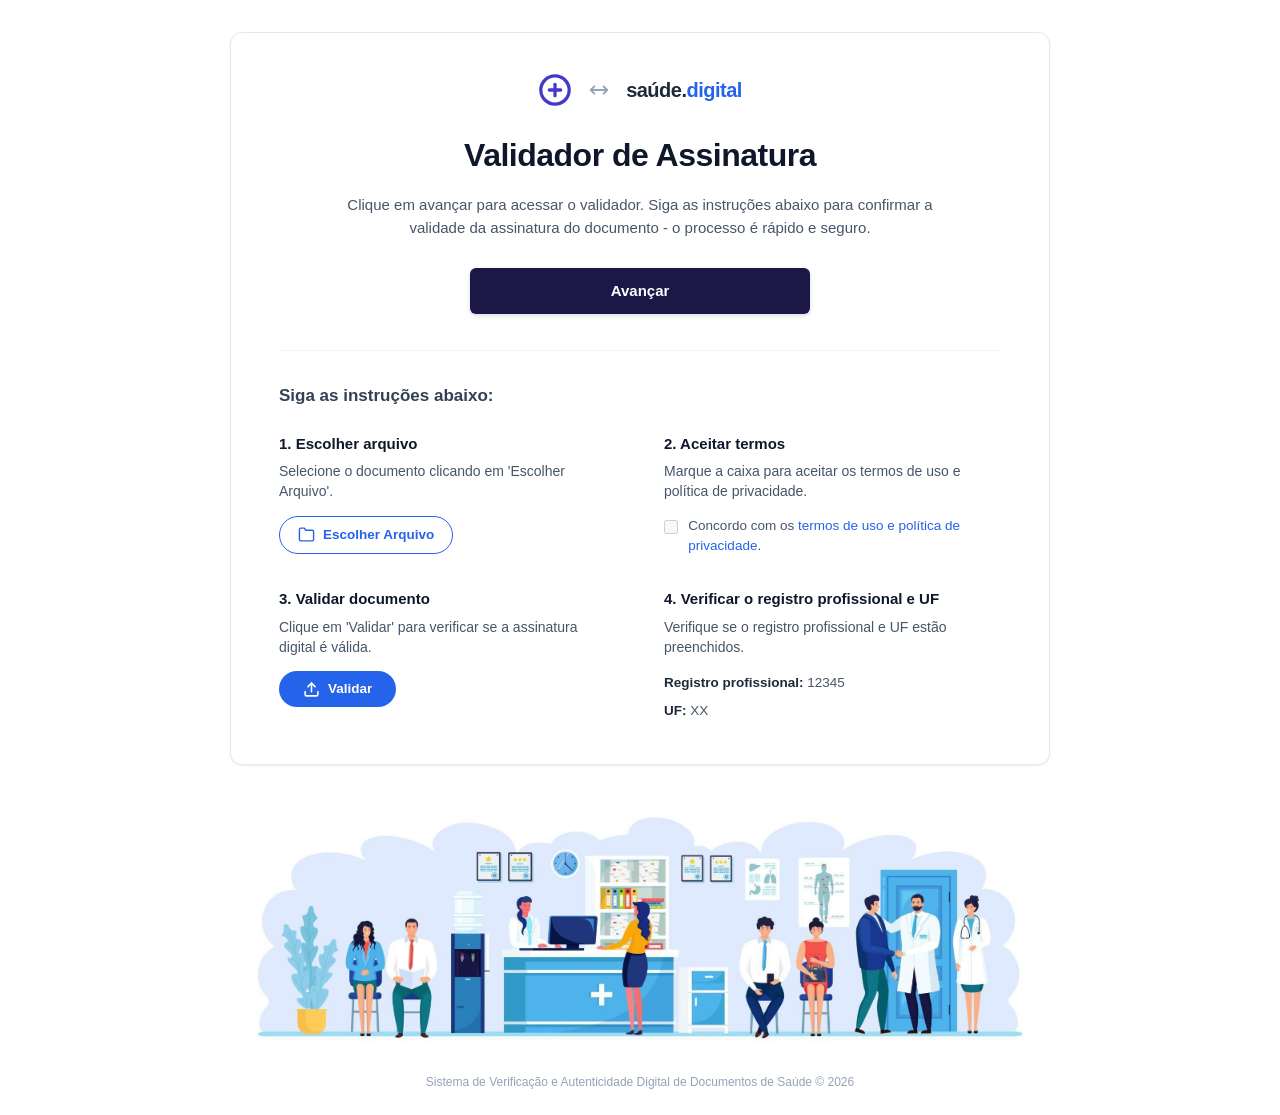
<file: index.html>
<!DOCTYPE html>
<html lang="pt-BR">
<head>
  <meta charset="UTF-8" />
  <meta name="viewport" content="width=device-width, initial-scale=1.0" />
  <title>Validador de Assinatura</title>
  <link rel="icon" type="image/svg+xml" href="assets/favicon.svg" />
  <link rel="stylesheet" href="assets/style.css" />
</head>
<body>

  <main class="page-container">
    <div class="main-card">
      
      <!-- Top Branding (Sem referências ao governo federal) -->
      <header class="brand-header">
        <div class="brand-logo-icon" title="Validador Clínico">
          <svg width="34" height="34" viewBox="0 0 24 24" fill="none" stroke="#4338ca" stroke-width="2.3" stroke-linecap="round" stroke-linejoin="round">
            <circle cx="12" cy="12" r="10"></circle>
            <line x1="12" y1="8" x2="12" y2="16"></line>
            <line x1="8" y1="12" x2="16" y2="12"></line>
          </svg>
        </div>
        <div class="brand-transfer-icon">
          <svg width="22" height="22" viewBox="0 0 24 24" fill="none" stroke="currentColor" stroke-width="2" stroke-linecap="round" stroke-linejoin="round">
            <path d="M7 16l-4-4m0 0l4-4m-4 4h18m-4 4l4-4m0 0l-4-4"/>
          </svg>
        </div>
        <div class="brand-badge">
          <span>saúde.</span><span class="sub">digital</span>
        </div>
      </header>

      <!-- Main Header -->
      <h1 class="hero-title">Validador de Assinatura</h1>
      <p class="hero-subtitle">
        Clique em avançar para acessar o validador. Siga as instruções abaixo para confirmar a validade da assinatura do documento - o processo é rápido e seguro.
      </p>

      <!-- Botão Único Clicável da Tela Inicial -->
      <a href="validar.html" id="btn-hero-advance" class="btn-advance">Avançar</a>

      <!-- Instruções visuais estáticas (não clicáveis, apenas guia) -->
      <section class="instructions-section">
        <h2 class="instructions-heading">Siga as instruções abaixo:</h2>

        <div class="instructions-grid" style="pointer-events: none; user-select: none;">
          
          <!-- Passo 1 -->
          <div class="instruction-step">
            <h3>1. Escolher arquivo</h3>
            <p>Selecione o documento clicando em 'Escolher Arquivo'.</p>
            <div class="btn-outline-pill" style="cursor: default; pointer-events: none;">
              <svg width="17" height="17" viewBox="0 0 24 24" fill="none" stroke="currentColor" stroke-width="2" stroke-linecap="round" stroke-linejoin="round">
                <path d="M22 19a2 2 0 0 1-2 2H4a2 2 0 0 1-2-2V5a2 2 0 0 1 2-2h5l2 3h9a2 2 0 0 1 2 2z"></path>
              </svg>
              Escolher Arquivo
            </div>
          </div>

          <!-- Passo 2 -->
          <div class="instruction-step">
            <h3>2. Aceitar termos</h3>
            <p>Marque a caixa para aceitar os termos de uso e política de privacidade.</p>
            <label class="terms-wrapper" style="cursor: default;">
              <input type="checkbox" disabled style="cursor: default;" />
              <span>Concordo com os <span style="color: var(--accent-blue);">termos de uso e política de privacidade</span>.</span>
            </label>
          </div>

          <!-- Passo 3 -->
          <div class="instruction-step">
            <h3>3. Validar documento</h3>
            <p>Clique em 'Validar' para verificar se a assinatura digital é válida.</p>
            <div class="btn-solid-pill" style="cursor: default; pointer-events: none;">
              <svg width="17" height="17" viewBox="0 0 24 24" fill="none" stroke="currentColor" stroke-width="2.2" stroke-linecap="round" stroke-linejoin="round">
                <path d="M21 15v4a2 2 0 0 1-2 2H5a2 2 0 0 1-2-2v-4"></path>
                <polyline points="17 8 12 3 7 8"></polyline>
                <line x1="12" y1="3" x2="12" y2="15"></line>
              </svg>
              Validar
            </div>
          </div>

          <!-- Passo 4 -->
          <div class="instruction-step">
            <h3>4. Verificar o registro profissional e UF</h3>
            <p>Verifique se o registro profissional e UF estão preenchidos.</p>
            <div class="step-meta-info">
              <div><strong>Registro profissional:</strong> 12345</div>
              <div style="margin-top: 4px;"><strong>UF:</strong> XX</div>
            </div>
          </div>

        </div>
      </section>

    </div>

    <!-- Rodapé com a Ilustração da Clínica -->
    <footer class="page-footer">
      <img 
        src="assets/footer-clinic.png" 
        alt="Ilustração consultório médico e atendimento clínico" 
        class="footer-illustration"
      />
      <div class="footer-copyright">
        Sistema de Verificação e Autenticidade Digital de Documentos de Saúde &copy; 2026
      </div>
    </footer>
  </main>

</body>
</html>
</file>
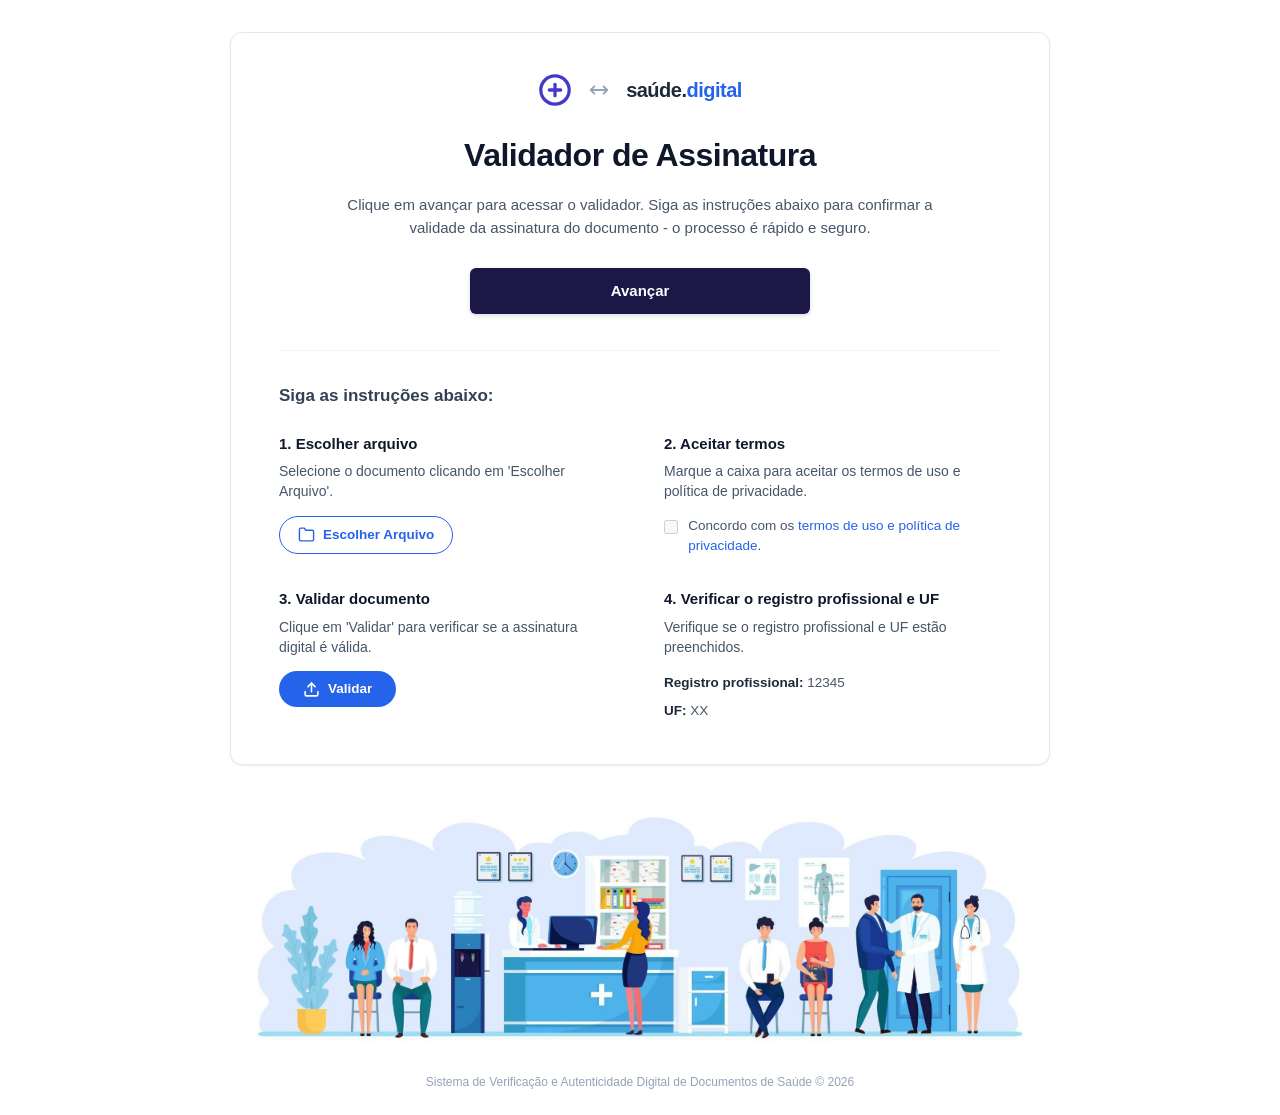
<file: paciente.html>
<!DOCTYPE html>
<html lang="pt-BR">
<head>
  <meta charset="UTF-8" />
  <meta name="viewport" content="width=device-width, initial-scale=1.0" />
  <title>Resultado da Validação - Validador de Assinatura</title>
  <link rel="icon" type="image/svg+xml" href="assets/favicon.svg" />
  <link rel="stylesheet" href="assets/style.css" />
  <style>
    @media print {
      .btn-advance, .action-buttons, .page-footer {
        display: none !important;
      }
      .main-card {
        border: none !important;
        box-shadow: none !important;
        padding: 0 !important;
      }
      body {
        background: white !important;
      }
    }
  </style>
</head>
<body>

  <main class="page-container">
    <div class="main-card">
      
      <!-- Top Branding -->
      <header class="brand-header">
        <div class="brand-logo-icon" title="Validador Clínico">
          <svg width="34" height="34" viewBox="0 0 24 24" fill="none" stroke="#4338ca" stroke-width="2.3" stroke-linecap="round" stroke-linejoin="round">
            <path d="M12 2a10 10 0 1 0 10 10A10 10 0 0 0 12 2zm0 5v10m-5-5h10"/>
          </svg>
        </div>
        <div class="brand-transfer-icon">
          <svg width="22" height="22" viewBox="0 0 24 24" fill="none" stroke="currentColor" stroke-width="2" stroke-linecap="round" stroke-linejoin="round">
            <path d="M7 16l-4-4m0 0l4-4m-4 4h18m-4 4l4-4m0 0l-4-4"/>
          </svg>
        </div>
        <div class="brand-badge">
          <span>saúde.</span><span class="sub">digital</span>
        </div>
      </header>

      <!-- Status de Validação com Sucesso -->
      <div class="patient-card-header">
        <div class="badge-status">
          <svg width="17" height="17" viewBox="0 0 24 24" fill="none" stroke="currentColor" stroke-width="2.5" stroke-linecap="round" stroke-linejoin="round">
            <polyline points="20 6 9 17 4 12"></polyline>
          </svg>
          Assinatura Digital Válida e Autenticada
        </div>
        <h1 class="hero-title" style="margin-bottom: 8px;">Validador de Assinatura</h1>
        <p class="hero-subtitle" style="margin-bottom: 24px;">
          O documento médico e a assinatura digital foram autenticados com sucesso no sistema.
        </p>
      </div>

      <!-- Estrutura com a Descrição do Paciente -->
      <section class="patient-info-box">
        <h2>
          <svg width="18" height="18" viewBox="0 0 24 24" fill="none" stroke="currentColor" stroke-width="2" stroke-linecap="round" stroke-linejoin="round">
            <path d="M20 21v-2a4 4 0 0 0-4-4H8a4 4 0 0 0-4 4v2"></path>
            <circle cx="12" cy="7" r="4"></circle>
          </svg>
          Descrição do paciente:
        </h2>

        <div class="patient-data-list">
          
          <div class="patient-row">
            <span class="patient-label">Paciente</span>
            <span class="patient-value">Alan Vicente Soares</span>
          </div>

          <div class="patient-row">
            <span class="patient-label">CPF</span>
            <span class="patient-value">090.255.187-61</span>
          </div>

          <div class="patient-row">
            <span class="patient-label">CID 11</span>
            <span class="patient-value">QD85</span>
          </div>

          <div class="patient-row">
            <span class="patient-label">Período de Afastamento</span>
            <span class="patient-value highlight-alert">
              Afastamento de 3 dias
            </span>
          </div>

          <div class="patient-row">
            <span class="patient-label">Data e Hora da Validação</span>
            <span class="patient-value" style="font-size: 15px; color: #1e293b;">
              09/09/2026 às 19:15:22 (GMT-3)
            </span>
          </div>

          <div class="patient-row">
            <span class="patient-label">Documento Autenticado</span>
            <span class="patient-value" id="patient-doc-filename" style="font-size: 15px;">Atestado Médico.pdf</span>
          </div>

          <div class="patient-row">
            <span class="patient-label">Registro Profissional</span>
            <span class="patient-value">CRM 217697 - SP</span>
          </div>

          <div class="patient-row">
            <span class="patient-label">Token de Validação</span>
            <span class="patient-value" style="font-family: monospace; font-size: 15px; color: #047857; font-weight: 700;">
              bYtWRF
            </span>
          </div>

        </div>
      </section>
    </div>

    <!-- Rodapé com a Ilustração da Clínica -->
    <footer class="page-footer">
      <img 
        src="assets/footer-clinic.png" 
        alt="Ilustração consultório médico e atendimento clínico" 
        class="footer-illustration"
      />
      <div class="footer-copyright">
        Sistema de Verificação e Autenticidade Digital de Documentos de Saúde &copy; 2026
      </div>
    </footer>
  </main>

  <script src="assets/app.js"></script>
</body>
</html>
</file>
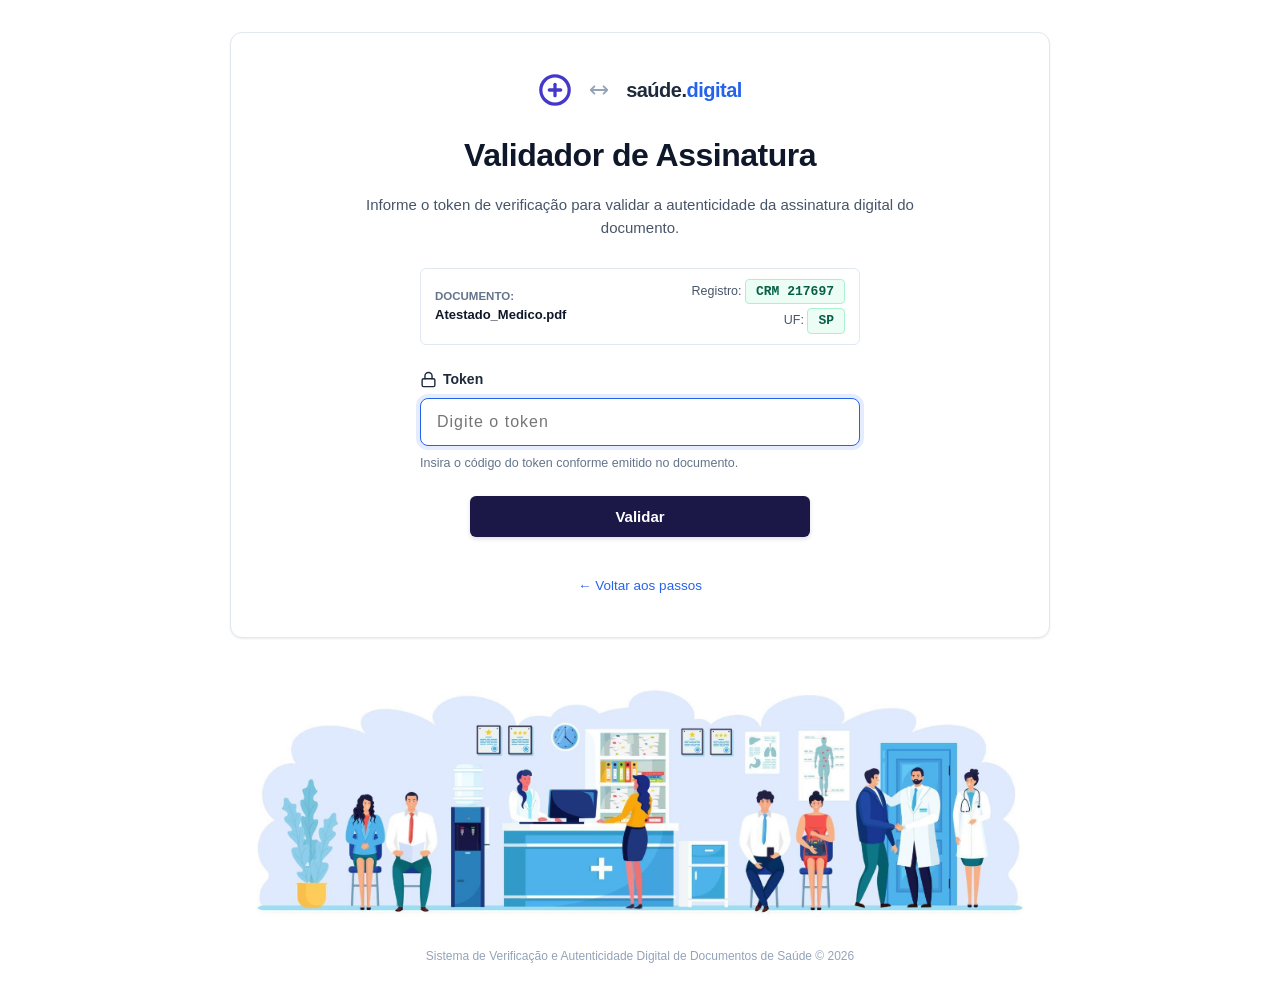
<file: token.html>
<!DOCTYPE html>
<html lang="pt-BR">
<head>
  <meta charset="UTF-8" />
  <meta name="viewport" content="width=device-width, initial-scale=1.0" />
  <title>Validação de Token - Validador de Assinatura</title>
  <link rel="icon" type="image/svg+xml" href="assets/favicon.svg" />
  <link rel="stylesheet" href="assets/style.css" />
</head>
<body>

  <main class="page-container">
    <div class="main-card">
      
      <!-- Top Branding -->
      <header class="brand-header">
        <div class="brand-logo-icon" title="Validador Clínico">
          <svg width="34" height="34" viewBox="0 0 24 24" fill="none" stroke="#4338ca" stroke-width="2.3" stroke-linecap="round" stroke-linejoin="round">
            <circle cx="12" cy="12" r="10"></circle>
            <line x1="12" y1="8" x2="12" y2="16"></line>
            <line x1="8" y1="12" x2="16" y2="12"></line>
          </svg>
        </div>
        <div class="brand-transfer-icon">
          <svg width="22" height="22" viewBox="0 0 24 24" fill="none" stroke="currentColor" stroke-width="2" stroke-linecap="round" stroke-linejoin="round">
            <path d="M7 16l-4-4m0 0l4-4m-4 4h18m-4 4l4-4m0 0l-4-4"/>
          </svg>
        </div>
        <div class="brand-badge">
          <span>saúde.</span><span class="sub">digital</span>
        </div>
      </header>

      <!-- Main Header -->
      <h1 class="hero-title">Validador de Assinatura</h1>
      <p class="hero-subtitle">
        Informe o token de verificação para validar a autenticidade da assinatura digital do documento.
      </p>

      <!-- Resumo do Documento e Dados do Profissional -->
      <div class="attached-doc-banner" style="max-width: 440px; margin: 0 auto 24px;">
        <div>
          <span style="color: #64748b; font-size: 11.5px; display: block; text-transform: uppercase; font-weight: 600;">Documento:</span>
          <strong id="token-page-filename">Atestado Médico (Anexado)</strong>
        </div>
        <div class="attached-doc-meta" style="flex-direction: column; gap: 4px; text-align: right;">
          <div>Registro: <strong class="val-badge filled">CRM 217697</strong></div>
          <div>UF: <strong class="val-badge filled">SP</strong></div>
        </div>
      </div>

      <!-- Formulário de Validação do Token (SEM QUALQUER "ex: xxxx") -->
      <form id="token-form" autocomplete="off">
        <div class="form-group">
          <label for="token-input" class="form-label">
            <svg width="17" height="17" viewBox="0 0 24 24" fill="none" stroke="currentColor" stroke-width="2" stroke-linecap="round" stroke-linejoin="round">
              <rect x="3" y="11" width="18" height="11" rx="2" ry="2"></rect>
              <path d="M7 11V7a5 5 0 0 1 10 0v4"></path>
            </svg>
            Token
          </label>
          <input 
            type="text" 
            id="token-input" 
            class="input-token" 
            placeholder="Digite o token" 
            maxlength="30"
            required
          />
          <span class="input-helper">Insira o código do token conforme emitido no documento.</span>
        </div>

        <!-- Alertas de Feedback -->
        <div id="alert-error" class="alert-box alert-error"></div>
        <div id="alert-success" class="alert-box alert-success"></div>

        <!-- Botão de Ação -->
        <button type="submit" id="btn-validate-token" class="btn-advance">
          Validar
        </button>

        <div style="text-align: center; margin-top: 10px;">
          <a href="validar.html" style="font-size: 13.5px; color: var(--accent-blue); text-decoration: none; font-weight: 500;">
            &larr; Voltar aos passos
          </a>
        </div>
      </form>

    </div>

    <!-- Rodapé com a Ilustração da Clínica -->
    <footer class="page-footer">
      <img 
        src="assets/footer-clinic.png" 
        alt="Ilustração consultório médico e atendimento clínico" 
        class="footer-illustration"
      />
      <div class="footer-copyright">
        Sistema de Verificação e Autenticidade Digital de Documentos de Saúde &copy; 2026
      </div>
    </footer>
  </main>

  <script src="assets/app.js"></script>
</body>
</html>
</file>
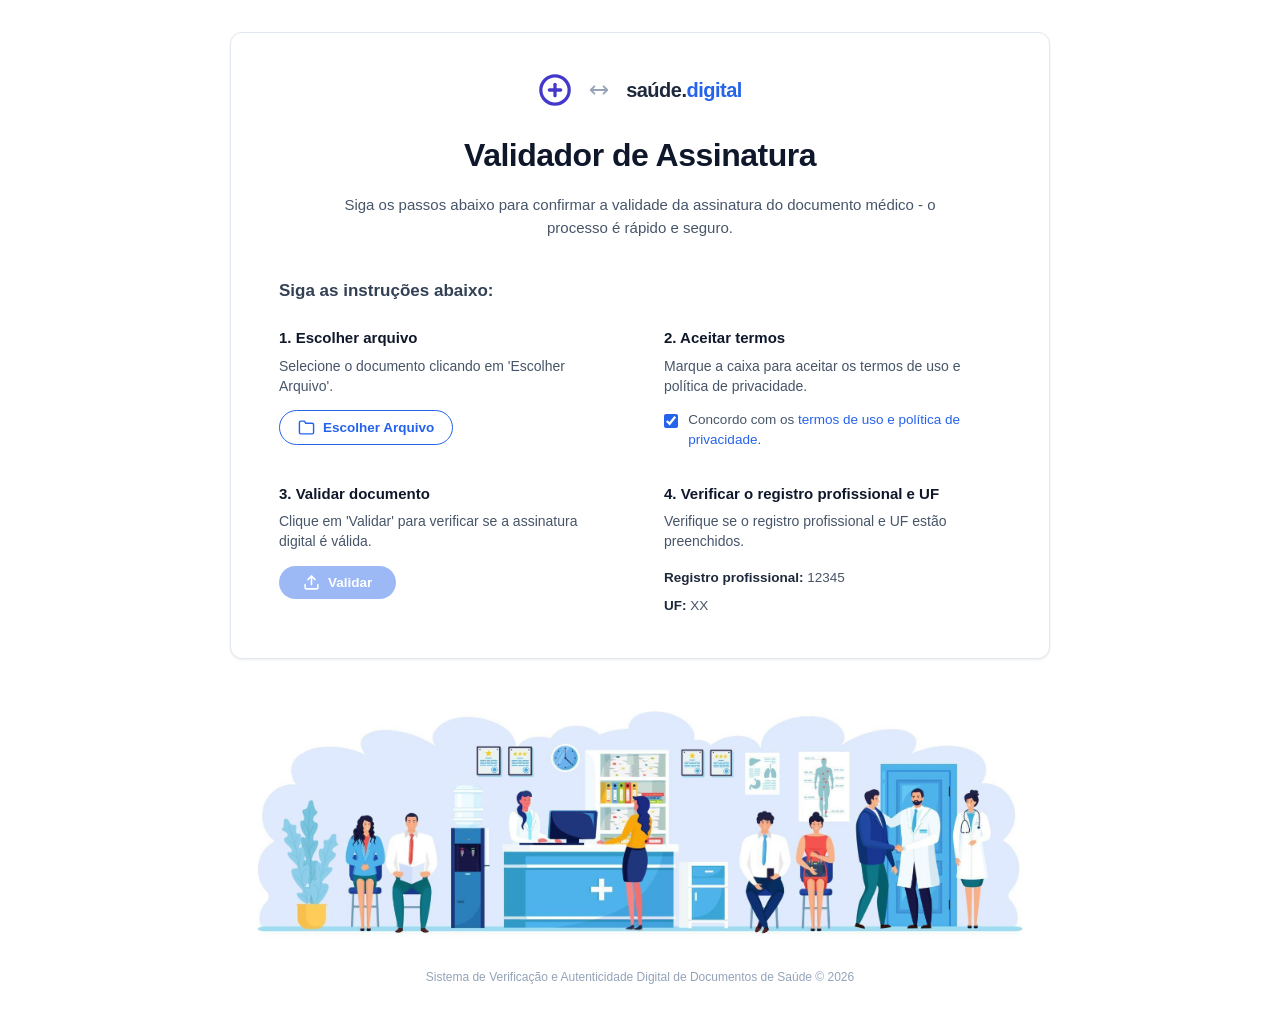
<file: validar.html>
<!DOCTYPE html>
<html lang="pt-BR">
<head>
  <meta charset="UTF-8" />
  <meta name="viewport" content="width=device-width, initial-scale=1.0" />
  <title>Validador de Assinatura - Etapas de Validação</title>
  <link rel="icon" type="image/svg+xml" href="assets/favicon.svg" />
  <link rel="stylesheet" href="assets/style.css" />
</head>
<body>

  <main class="page-container">
    <div class="main-card">
      
      <!-- Top Branding (Sem referências ao governo federal) -->
      <header class="brand-header">
        <div class="brand-logo-icon" title="Validador Clínico">
          <svg width="34" height="34" viewBox="0 0 24 24" fill="none" stroke="#4338ca" stroke-width="2.3" stroke-linecap="round" stroke-linejoin="round">
            <circle cx="12" cy="12" r="10"></circle>
            <line x1="12" y1="8" x2="12" y2="16"></line>
            <line x1="8" y1="12" x2="16" y2="12"></line>
          </svg>
        </div>
        <div class="brand-transfer-icon">
          <svg width="22" height="22" viewBox="0 0 24 24" fill="none" stroke="currentColor" stroke-width="2" stroke-linecap="round" stroke-linejoin="round">
            <path d="M7 16l-4-4m0 0l4-4m-4 4h18m-4 4l4-4m0 0l-4-4"/>
          </svg>
        </div>
        <div class="brand-badge">
          <span>saúde.</span><span class="sub">digital</span>
        </div>
      </header>

      <!-- Main Header -->
      <h1 class="hero-title">Validador de Assinatura</h1>
      <p class="hero-subtitle">
        Siga os passos abaixo para confirmar a validade da assinatura do documento médico - o processo é rápido e seguro.
      </p>

      <!-- Instruções Interativas -->
      <section class="instructions-section" style="border-top: none; padding-top: 10px;">
        <h2 class="instructions-heading">Siga as instruções abaixo:</h2>

        <div class="instructions-grid">
          
          <!-- Passo 1: Escolher arquivo -->
          <div class="instruction-step">
            <h3>1. Escolher arquivo</h3>
            <p>Selecione o documento clicando em 'Escolher Arquivo'.</p>
            <input type="file" id="validar-file-input" style="display: none;" accept=".pdf,.doc,.docx,.png,.jpg,.jpeg" />
            <button type="button" class="btn-outline-pill" id="btn-validar-choose">
              <svg width="17" height="17" viewBox="0 0 24 24" fill="none" stroke="currentColor" stroke-width="2" stroke-linecap="round" stroke-linejoin="round">
                <path d="M22 19a2 2 0 0 1-2 2H4a2 2 0 0 1-2-2V5a2 2 0 0 1 2-2h5l2 3h9a2 2 0 0 1 2 2z"></path>
              </svg>
              Escolher Arquivo
            </button>
            <div id="validar-file-status"></div>
          </div>

          <!-- Passo 2: Aceitar termos -->
          <div class="instruction-step">
            <h3>2. Aceitar termos</h3>
            <p>Marque a caixa para aceitar os termos de uso e política de privacidade.</p>
            <label class="terms-wrapper">
              <input type="checkbox" id="validar-terms" checked />
              <span>Concordo com os <a href="#">termos de uso e política de privacidade</a>.</span>
            </label>
          </div>

          <!-- Passo 3: Validar documento -->
          <div class="instruction-step">
            <h3>3. Validar documento</h3>
            <p>Clique em 'Validar' para verificar se a assinatura digital é válida.</p>
            <button type="button" id="btn-validar-action" class="btn-solid-pill" disabled>
              <svg width="17" height="17" viewBox="0 0 24 24" fill="none" stroke="currentColor" stroke-width="2.2" stroke-linecap="round" stroke-linejoin="round">
                <path d="M21 15v4a2 2 0 0 1-2 2H5a2 2 0 0 1-2-2v-4"></path>
                <polyline points="17 8 12 3 7 8"></polyline>
                <line x1="12" y1="3" x2="12" y2="15"></line>
              </svg>
              Validar
            </button>
          </div>

          <!-- Passo 4: Registro Profissional e UF -->
          <div class="instruction-step">
            <h3>4. Verificar o registro profissional e UF</h3>
            <p>Verifique se o registro profissional e UF estão preenchidos.</p>
            <div class="step-meta-info">
              <div><strong>Registro profissional:</strong> 12345</div>
              <div style="margin-top: 4px;"><strong>UF:</strong> XX</div>
            </div>
          </div>

        </div>

        <div id="validar-feedback-msg" class="alert-box" style="margin-top: 28px; max-width: 100%;"></div>

      </section>

    </div>

    <!-- Rodapé com a Ilustração da Clínica -->
    <footer class="page-footer">
      <img 
        src="assets/footer-clinic.png" 
        alt="Ilustração consultório médico e atendimento clínico" 
        class="footer-illustration"
      />
      <div class="footer-copyright">
        Sistema de Verificação e Autenticidade Digital de Documentos de Saúde &copy; 2026
      </div>
    </footer>
  </main>

  <script src="assets/app.js"></script>
</body>
</html>
</file>
<file: assets/style.css>
/* Reset & Base Setup */
* {
  margin: 0;
  padding: 0;
  box-sizing: border-box;
}

:root {
  --primary-navy: #1b1747;
  --primary-navy-hover: #2b256d;
  --accent-blue: #2563eb;
  --accent-blue-hover: #1d4ed8;
  --text-main: #0f172a;
  --text-muted: #475569;
  --text-sub: #64748b;
  --border-light: #e2e8f0;
  --bg-page: #ffffff;
  --card-bg: #ffffff;
  --success-green: #10b981;
  --error-red: #ef4444;
}

html, body {
  background-color: #ffffff;
}

body {
  font-family: -apple-system, BlinkMacSystemFont, "Segoe UI", Roboto, "Helvetica Neue", Arial, sans-serif;
  background-color: #ffffff;
  color: var(--text-main);
  min-height: 100vh;
  display: flex;
  flex-direction: column;
  align-items: center;
  justify-content: space-between;
  line-height: 1.5;
  -webkit-font-smoothing: antialiased;
}

/* Main Layout Wrapper */
.page-container {
  width: 100%;
  max-width: 860px;
  margin: 0 auto;
  padding: 32px 20px 0;
  display: flex;
  flex-direction: column;
  flex: 1;
}

/* Card Section */
.main-card {
  background: var(--card-bg);
  border-radius: 12px;
  box-shadow: 0 1px 3px rgba(0, 0, 0, 0.05), 0 1px 2px rgba(0, 0, 0, 0.03);
  border: 1px solid var(--border-light);
  padding: 40px 48px;
  margin-bottom: 32px;
  animation: pageFadeIn 0.25s cubic-bezier(0.16, 1, 0.3, 1);
}

@keyframes pageFadeIn {
  from {
    opacity: 0;
    transform: translateY(6px);
  }
  to {
    opacity: 1;
    transform: translateY(0);
  }
}

/* Drag & Drop Zone */
.drop-zone-highlight {
  border: 2px dashed var(--accent-blue) !important;
  background-color: #f0f7ff !important;
  border-radius: 8px;
  padding: 8px;
  transition: all 0.2s ease;
}

/* Header & Top Branding */
.brand-header {
  display: flex;
  align-items: center;
  justify-content: center;
  gap: 16px;
  margin-bottom: 24px;
}

.brand-logo-icon {
  display: flex;
  align-items: center;
  justify-content: center;
  color: #4f46e5;
}

.brand-transfer-icon {
  color: #94a3b8;
  display: flex;
  align-items: center;
}

.brand-badge {
  display: inline-flex;
  align-items: center;
  font-size: 20px;
  font-weight: 700;
  letter-spacing: -0.5px;
  color: #1e293b;
}

.brand-badge .sub {
  color: #2563eb;
  font-weight: 800;
}

/* Titles and Hero Text */
.hero-title {
  font-size: 32px;
  font-weight: 700;
  text-align: center;
  color: #0f172a;
  margin-bottom: 14px;
  letter-spacing: -0.5px;
}

.hero-subtitle {
  font-size: 15px;
  text-align: center;
  color: var(--text-muted);
  max-width: 620px;
  margin: 0 auto 28px;
  line-height: 1.55;
}

/* Primary Button (Avançar / Ações) */
.btn-advance {
  display: block;
  width: 100%;
  max-width: 340px;
  margin: 0 auto 36px;
  background-color: var(--primary-navy);
  color: #ffffff;
  font-size: 15px;
  font-weight: 600;
  text-align: center;
  padding: 12px 24px;
  border-radius: 6px;
  text-decoration: none;
  border: none;
  cursor: pointer;
  transition: all 0.2s ease-in-out;
  box-shadow: 0 2px 4px rgba(27, 23, 71, 0.15);
}

.btn-advance:hover {
  background-color: var(--primary-navy-hover);
  transform: translateY(-1px);
  box-shadow: 0 4px 6px rgba(27, 23, 71, 0.2);
}

.btn-advance:active {
  transform: translateY(0);
}

/* Instructions Section */
.instructions-section {
  border-top: 1px solid #f1f5f9;
  padding-top: 32px;
}

.instructions-heading {
  font-size: 17px;
  font-weight: 600;
  color: #334155;
  margin-bottom: 24px;
}

.instructions-grid {
  display: grid;
  grid-template-columns: 1fr 1fr;
  column-gap: 48px;
  row-gap: 32px;
}

.instruction-step h3 {
  font-size: 15px;
  font-weight: 700;
  color: #0f172a;
  margin-bottom: 6px;
}

.instruction-step p {
  font-size: 14px;
  color: var(--text-muted);
  line-height: 1.45;
  margin-bottom: 14px;
}

/* Secondary Action Buttons inside steps */
.btn-outline-pill {
  display: inline-flex;
  align-items: center;
  gap: 8px;
  border: 1.5px solid var(--accent-blue);
  background: transparent;
  color: var(--accent-blue);
  font-size: 13.5px;
  font-weight: 600;
  padding: 8px 18px;
  border-radius: 9999px;
  cursor: pointer;
  transition: all 0.2s;
  text-decoration: none;
}

.btn-outline-pill:hover {
  background-color: rgba(37, 99, 235, 0.06);
}

.btn-solid-pill {
  display: inline-flex;
  align-items: center;
  gap: 8px;
  background-color: var(--accent-blue);
  color: #ffffff;
  border: none;
  font-size: 13.5px;
  font-weight: 600;
  padding: 8px 24px;
  border-radius: 9999px;
  cursor: pointer;
  transition: all 0.2s;
  text-decoration: none;
}

.btn-solid-pill:hover {
  background-color: var(--accent-blue-hover);
}

.btn-solid-pill:disabled,
.btn-solid-pill[disabled] {
  opacity: 0.45;
  cursor: not-allowed !important;
  pointer-events: none !important;
  box-shadow: none !important;
  transform: none !important;
  animation: none !important;
}

.btn-solid-pill.ready-to-validate {
  animation: pulse-action 1.8s infinite;
  background-color: #1d4ed8;
}

@keyframes pulse-action {
  0% {
    box-shadow: 0 0 0 0 rgba(37, 99, 235, 0.45);
    transform: scale(1);
  }
  50% {
    box-shadow: 0 0 0 7px rgba(37, 99, 235, 0);
    transform: scale(1.02);
  }
  100% {
    box-shadow: 0 0 0 0 rgba(37, 99, 235, 0);
    transform: scale(1);
  }
}

/* Terms Checkbox */
.terms-wrapper {
  display: flex;
  align-items: flex-start;
  gap: 10px;
  font-size: 13.5px;
  color: var(--text-muted);
}

.terms-wrapper input[type="checkbox"] {
  margin-top: 3px;
  width: 16px;
  height: 16px;
  accent-color: var(--accent-blue);
  cursor: pointer;
}

.terms-wrapper a {
  color: var(--accent-blue);
  text-decoration: none;
  font-weight: 500;
}

.terms-wrapper a:hover {
  text-decoration: underline;
}

/* Doctor / Professional Info in Step 4 */
.step-meta-info {
  font-size: 13.5px;
  color: var(--text-muted);
  line-height: 1.8;
}

.step-meta-info strong {
  color: #1e293b;
  font-weight: 600;
}

.val-badge {
  display: inline-flex;
  align-items: center;
  gap: 4px;
  background-color: #f1f5f9;
  color: #334155;
  padding: 2px 10px;
  border-radius: 4px;
  font-weight: 600;
  font-family: ui-monospace, SFMono-Regular, Menlo, Monaco, Consolas, monospace;
  font-size: 13px;
  border: 1px solid #e2e8f0;
  transition: all 0.3s ease;
}

.val-badge.filled {
  background-color: #ecfdf5;
  color: #065f46;
  border-color: #a7f3d0;
}

.file-status-tag {
  display: inline-flex;
  align-items: center;
  gap: 6px;
  margin-top: 10px;
  padding: 4px 10px;
  background: #f0fdf4;
  border: 1px solid #bbf7d0;
  border-radius: 6px;
  font-size: 12.5px;
  color: #166534;
  font-weight: 500;
  animation: fadeIn 0.3s ease;
}

@keyframes fadeIn {
  from { opacity: 0; transform: translateY(4px); }
  to { opacity: 1; transform: translateY(0); }
}

/* Painel de Validação de Token Integrado */
.token-reveal-box {
  background: #f8fafc;
  border: 1.5px solid #cbd5e1;
  border-radius: 10px;
  padding: 24px 28px;
  margin-top: 32px;
  animation: fadeIn 0.4s ease;
  box-shadow: 0 4px 12px rgba(0, 0, 0, 0.04);
}

.token-reveal-box h3 {
  font-size: 16px;
  font-weight: 700;
  color: #0f172a;
  margin-bottom: 6px;
  display: flex;
  align-items: center;
  gap: 8px;
}

.token-reveal-box p {
  font-size: 13.5px;
  color: var(--text-muted);
  margin-bottom: 16px;
}

.attached-doc-banner {
  display: flex;
  align-items: center;
  justify-content: space-between;
  background: #ffffff;
  border: 1px solid var(--border-light);
  border-radius: 6px;
  padding: 10px 14px;
  font-size: 13px;
  margin-bottom: 18px;
}

.attached-doc-meta {
  display: flex;
  gap: 16px;
  font-size: 12.5px;
  color: var(--text-muted);
}

.attached-doc-meta strong {
  color: #0f172a;
}

/* Token Form Specific Styles */
.form-group {
  max-width: 440px;
  margin: 0 auto 24px;
  display: flex;
  flex-direction: column;
  gap: 8px;
}

.form-label {
  font-size: 14px;
  font-weight: 600;
  color: #1e293b;
  display: flex;
  align-items: center;
  gap: 6px;
}

.input-token {
  width: 100%;
  padding: 14px 16px;
  font-size: 16px;
  border: 1.5px solid var(--border-light);
  border-radius: 8px;
  outline: none;
  transition: border-color 0.2s, box-shadow 0.2s;
  letter-spacing: 1px;
  font-family: inherit;
  color: #0f172a;
  background-color: #fbfcfe;
}

.input-token:focus {
  border-color: var(--accent-blue);
  background-color: #ffffff;
  box-shadow: 0 0 0 4px rgba(37, 99, 235, 0.12);
}

.input-helper {
  font-size: 12.5px;
  color: var(--text-sub);
}

/* Alert / Feedback Messages */
.alert-box {
  display: none;
  padding: 12px 16px;
  border-radius: 8px;
  font-size: 14px;
  margin-bottom: 20px;
  max-width: 440px;
  margin-left: auto;
  margin-right: auto;
}

.alert-box.show {
  display: flex;
  align-items: center;
  gap: 10px;
}

.alert-error {
  background-color: #fef2f2;
  border: 1px solid #fecaca;
  color: #b91c1c;
}

.alert-success {
  background-color: #ecfdf5;
  border: 1px solid #a7f3d0;
  color: #047857;
}

/* Loading spinner */
.spinner {
  display: inline-block;
  width: 18px;
  height: 18px;
  border: 2.5px solid rgba(255, 255, 255, 0.3);
  border-radius: 50%;
  border-top-color: #ffffff;
  animation: spin 0.8s linear infinite;
  vertical-align: middle;
  margin-right: 8px;
}

@keyframes spin {
  to { transform: rotate(360deg); }
}

/* Patient Result Screen Specifics */
.badge-status {
  display: inline-flex;
  align-items: center;
  gap: 6px;
  padding: 6px 14px;
  background-color: #ecfdf5;
  color: #059669;
  border: 1px solid #a7f3d0;
  border-radius: 9999px;
  font-size: 13.5px;
  font-weight: 600;
  margin-bottom: 24px;
}

.patient-card-header {
  text-align: center;
  margin-bottom: 28px;
}

.patient-info-box {
  background: #f8fafc;
  border: 1px solid #e2e8f0;
  border-left: 4px solid var(--accent-blue);
  border-radius: 8px;
  padding: 24px;
  margin-bottom: 28px;
}

.patient-info-box h2 {
  font-size: 16px;
  font-weight: 700;
  color: #0f172a;
  text-transform: uppercase;
  letter-spacing: 0.5px;
  margin-bottom: 16px;
  display: flex;
  align-items: center;
  gap: 8px;
}

.patient-data-list {
  display: flex;
  flex-direction: column;
  gap: 12px;
}

.patient-row {
  display: flex;
  flex-direction: column;
  padding-bottom: 10px;
  border-bottom: 1px solid #edf2f7;
}

.patient-row:last-child {
  border-bottom: none;
  padding-bottom: 0;
}

.patient-label {
  font-size: 12px;
  font-weight: 600;
  color: var(--text-sub);
  text-transform: uppercase;
  letter-spacing: 0.5px;
}

.patient-value {
  font-size: 17px;
  font-weight: 700;
  color: #0f172a;
  margin-top: 2px;
}

.patient-value.highlight-alert {
  color: #0369a1;
  background-color: #e0f2fe;
  padding: 8px 12px;
  border-radius: 6px;
  font-size: 15px;
  display: inline-block;
  margin-top: 4px;
}

/* Footer Section */
.page-footer {
  width: 100%;
  margin-top: auto;
  display: flex;
  flex-direction: column;
  align-items: center;
  padding-bottom: 24px;
  background-color: #ffffff;
}

.footer-illustration {
  width: 100%;
  max-width: 900px;
  height: auto;
  display: block;
  background-color: #ffffff;
  border: none;
  box-shadow: none;
  filter: none;
}

.footer-copyright {
  font-size: 12px;
  color: #94a3b8;
  margin-top: 12px;
  text-align: center;
  background-color: #ffffff;
}

/* Responsiveness */
@media (max-width: 768px) {
  .main-card {
    padding: 28px 20px;
  }
  
  .instructions-grid {
    grid-template-columns: 1fr;
    gap: 24px;
  }
  
  .hero-title {
    font-size: 26px;
  }
  
  .btn-advance {
    max-width: 100%;
  }
}
</file>
